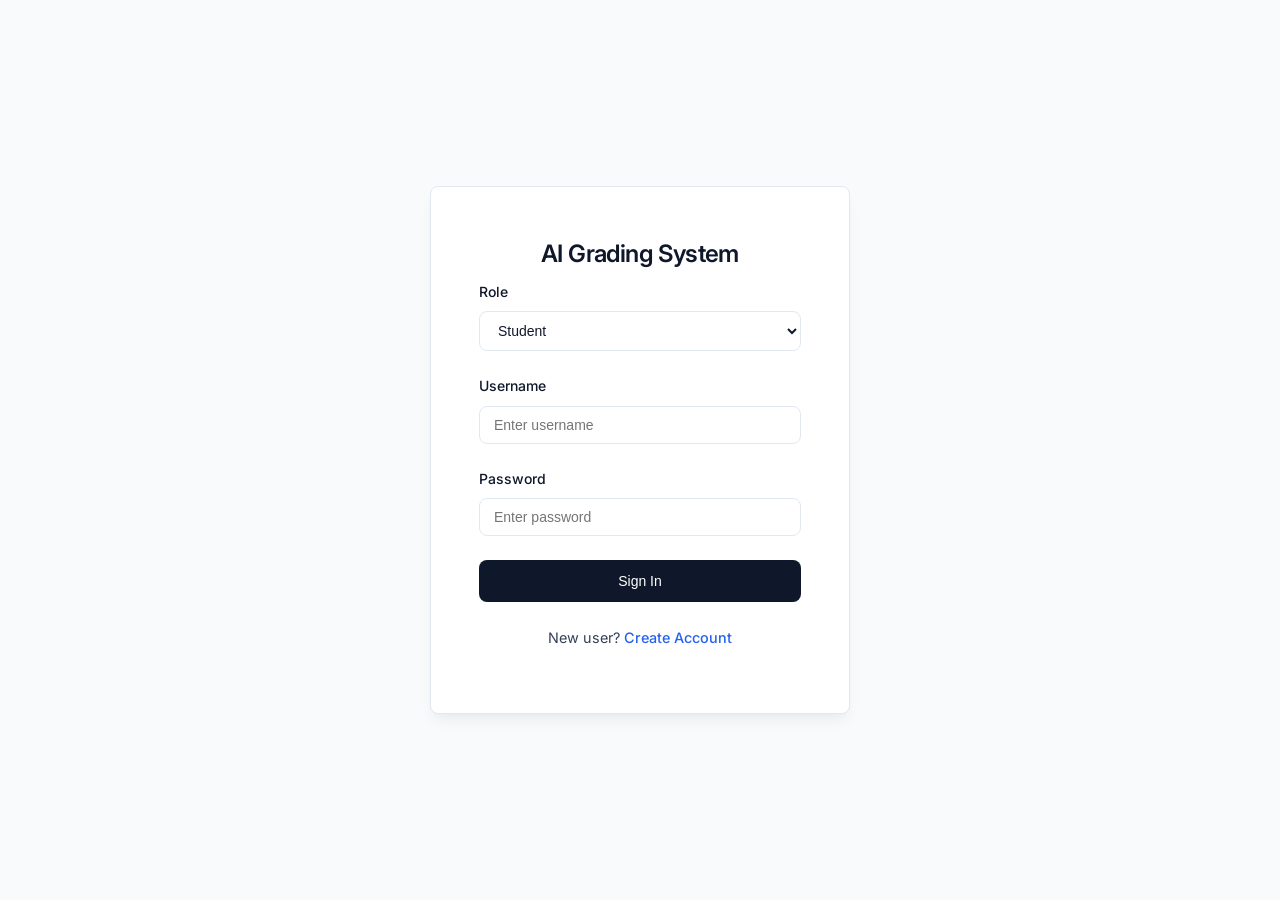
<file: frontend/index.html>
<!DOCTYPE html>
<html lang="en">

<head>
    <meta charset="UTF-8">
    <meta name="viewport" content="width=device-width, initial-scale=1.0">
    <title>AI Grading System</title>
</head>

<body>
    <script src="js/data.js"></script>
    <script>
        // Check if user is logged in
        const user = db.getCurrentUser();
        if (user) {
            if (user.role === 'faculty') {
                window.location.href = 'faculty/faculty-dashboard.html';
            } else {
                window.location.href = 'student/student-dashboard.html';
            }
        } else {
            window.location.href = 'login.html';
        }
    </script>
</body>

</html>
</file>
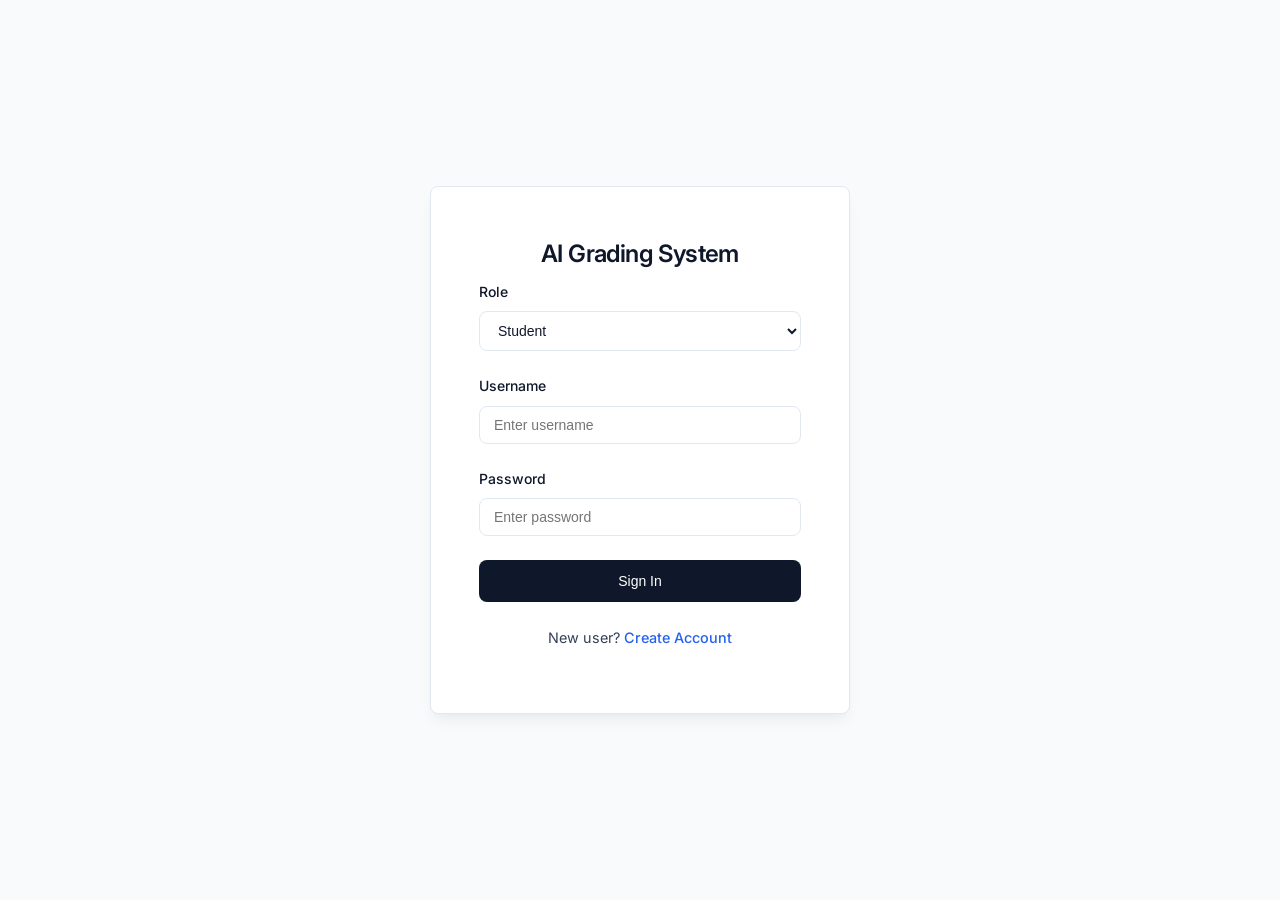
<file: frontend/login.html>
<!DOCTYPE html>
<html lang="en">

<head>
    <meta charset="UTF-8">
    <meta name="viewport" content="width=device-width, initial-scale=1.0">
    <title>Login - AI Grading System</title>
    <link rel="stylesheet" href="css/styles.css">
    <link rel="preconnect" href="https://fonts.googleapis.com">
    <link rel="preconnect" href="https://fonts.gstatic.com" crossorigin>
    <link href="https://fonts.googleapis.com/css2?family=Inter:wght@300;400;500;600;700&display=swap" rel="stylesheet">
</head>

<body>

    <div class="auth-container">
        <div class="auth-card">
            <h2 class="auth-title">AI Grading System</h2>

            <form id="loginForm">
                <div class="form-group">
                    <label class="form-label">Role</label>
                    <select name="role" class="form-control" required>
                        <option value="student">Student</option>
                        <option value="faculty">Faculty</option>
                    </select>
                </div>

                <div class="form-group">
                    <label class="form-label">Username</label>
                    <input type="text" name="username" class="form-control" placeholder="Enter username" required>
                </div>

                <div class="form-group">
                    <label class="form-label">Password</label>
                    <input type="password" name="password" class="form-control" placeholder="Enter password" required>
                </div>

                <div id="errorMsg" style="color: red; margin-bottom: 1rem; display: none; font-size: 0.9rem;"></div>

                <button type="submit" class="btn btn-primary" style="width: 100%">Sign In</button>
            </form>

            <div style="margin-top: 1.5rem; text-align: center; font-size: 0.9rem;">
                <p>New user? <a href="register.html">Create Account</a></p>
            </div>

           
        </div>
    </div>

    <script src="js/data.js"></script>
    <script src="js/auth.js"></script>
</body>

</html>
</file>
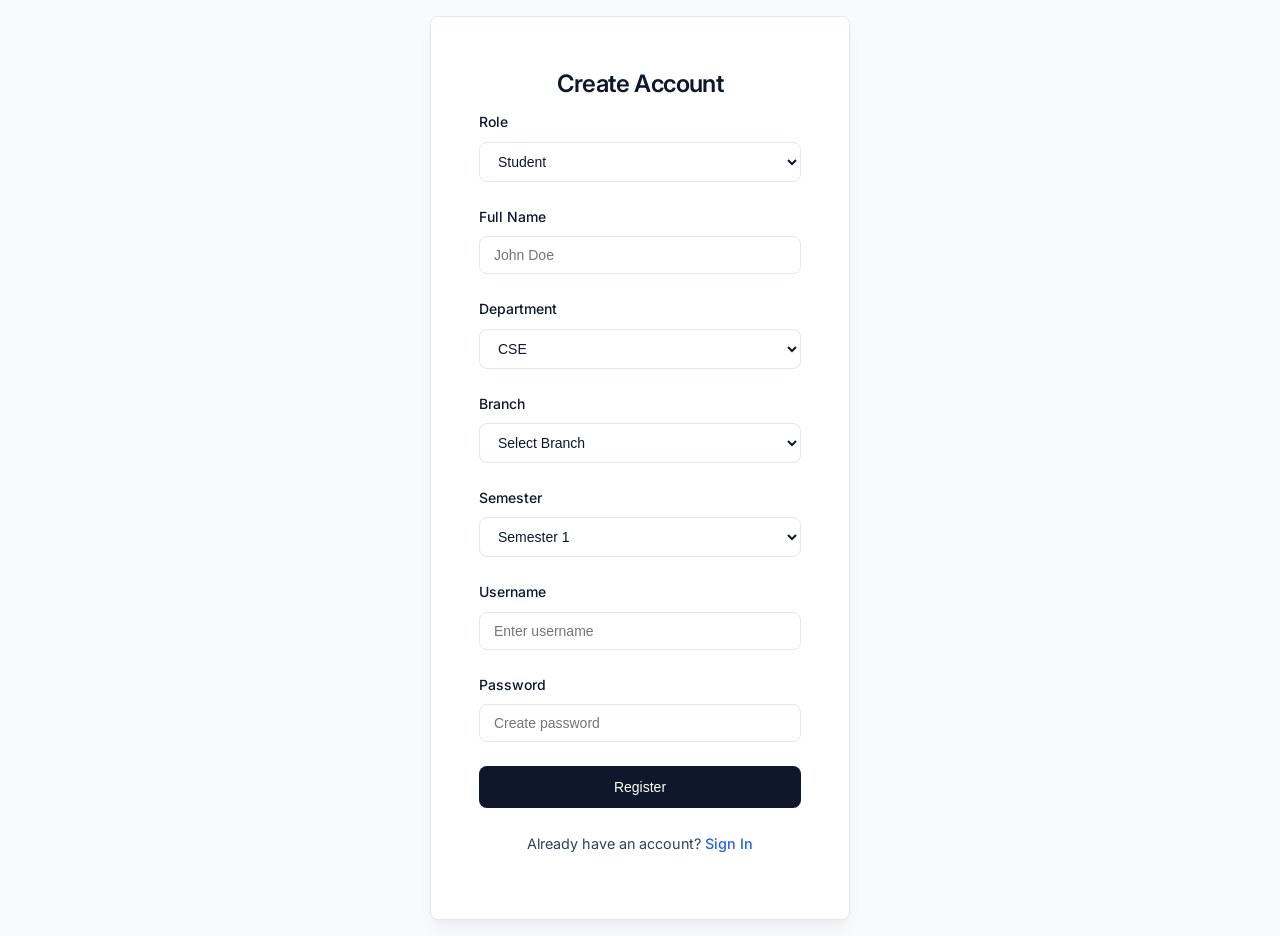
<file: frontend/register.html>
<!DOCTYPE html>
<html lang="en">

<head>
    <meta charset="UTF-8">
    <meta name="viewport" content="width=device-width, initial-scale=1.0">
    <title>Register - AI Grading System</title>
    <link rel="stylesheet" href="css/styles.css">
    <link rel="preconnect" href="https://fonts.googleapis.com">
    <link rel="preconnect" href="https://fonts.gstatic.com" crossorigin>
    <link href="https://fonts.googleapis.com/css2?family=Inter:wght@300;400;500;600;700&display=swap" rel="stylesheet">
</head>

<body>

    <div class="auth-container">
        <div class="auth-card">
            <h2 class="auth-title">Create Account</h2>

            <form id="registerForm">
                <div class="form-group">
                    <label class="form-label">Role</label>
                    <select name="role" class="form-control" required>
                        <option value="student">Student</option>
                        <option value="faculty">Faculty</option>
                    </select>
                </div>

                <div class="form-group">
                    <label class="form-label">Full Name</label>
                    <input type="text" name="name" class="form-control" placeholder="John Doe" required>
                </div>

                <div class="form-group">
                    <label class="form-label">Department</label>
                    <select name="department" class="form-control" required>
                        <option value="CSE">CSE</option>
                        <option value="IT">IT</option>
                        <option value="MECH">MECH</option>
                        <option value="CIVIL">CIVIL</option>
                        <option value="Unassigned">Not Applicable</option>
                    </select>
                </div>

                <div class="form-group">
                    <label class="form-label">Branch</label>
                    <select name="branch" class="form-control" required>
                        <option value="">Select Branch</option>
                        <option value="Computer Science Engineering">Computer Science Engineering</option>
                        <option value="Information Technology">Information Technology</option>
                        <option value="Mechanical Engineering">Mechanical Engineering</option>
                        <option value="Civil Engineering">Civil Engineering</option>
                        <option value="Electrical Engineering">Electrical Engineering</option>
                        <option value="Electronics Engineering">Electronics Engineering</option>
                        <option value="Aerospace Engineering">Aerospace Engineering</option>
                        <option value="Chemical Engineering">Chemical Engineering</option>
                        <option value="Biomedical Engineering">Biomedical Engineering</option>
                        <option value="Not Applicable">Not Applicable</option>
                    </select>
                </div>

                <div class="form-group">
                    <label class="form-label">Semester</label>
                    <select name="semester" class="form-control" required>
                        <option value="1">Semester 1</option>
                        <option value="2">Semester 2</option>
                        <option value="3">Semester 3</option>
                        <option value="4">Semester 4</option>
                        <option value="5">Semester 5</option>
                        <option value="6">Semester 6</option>
                        <option value="7">Semester 7</option>
                        <option value="8">Semester 8</option>
                        <option value="N/A">Not Applicable</option>
                    </select>
                </div>

                <div class="form-group">
                    <label class="form-label">Username</label>
                    <input type="text" name="username" class="form-control" placeholder="Enter username" required>
                </div>

                <div class="form-group">
                    <label class="form-label">Password</label>
                    <input type="password" name="password" class="form-control" placeholder="Create password" required>
                </div>

                <div id="errorMsg" style="color: red; margin-bottom: 1rem; display: none; font-size: 0.9rem;"></div>
                <div id="successMsg" style="color: green; margin-bottom: 1rem; display: none; font-size: 0.9rem;"></div>

                <button type="submit" class="btn btn-primary" style="width: 100%">Register</button>
            </form>

            <div style="margin-top: 1.5rem; text-align: center; font-size: 0.9rem;">
                <p>Already have an account? <a href="login.html">Sign In</a></p>
            </div>
        </div>
    </div>

    <script src="js/data.js"></script>
    <script src="js/auth.js"></script>
</body>

</html>
</file>
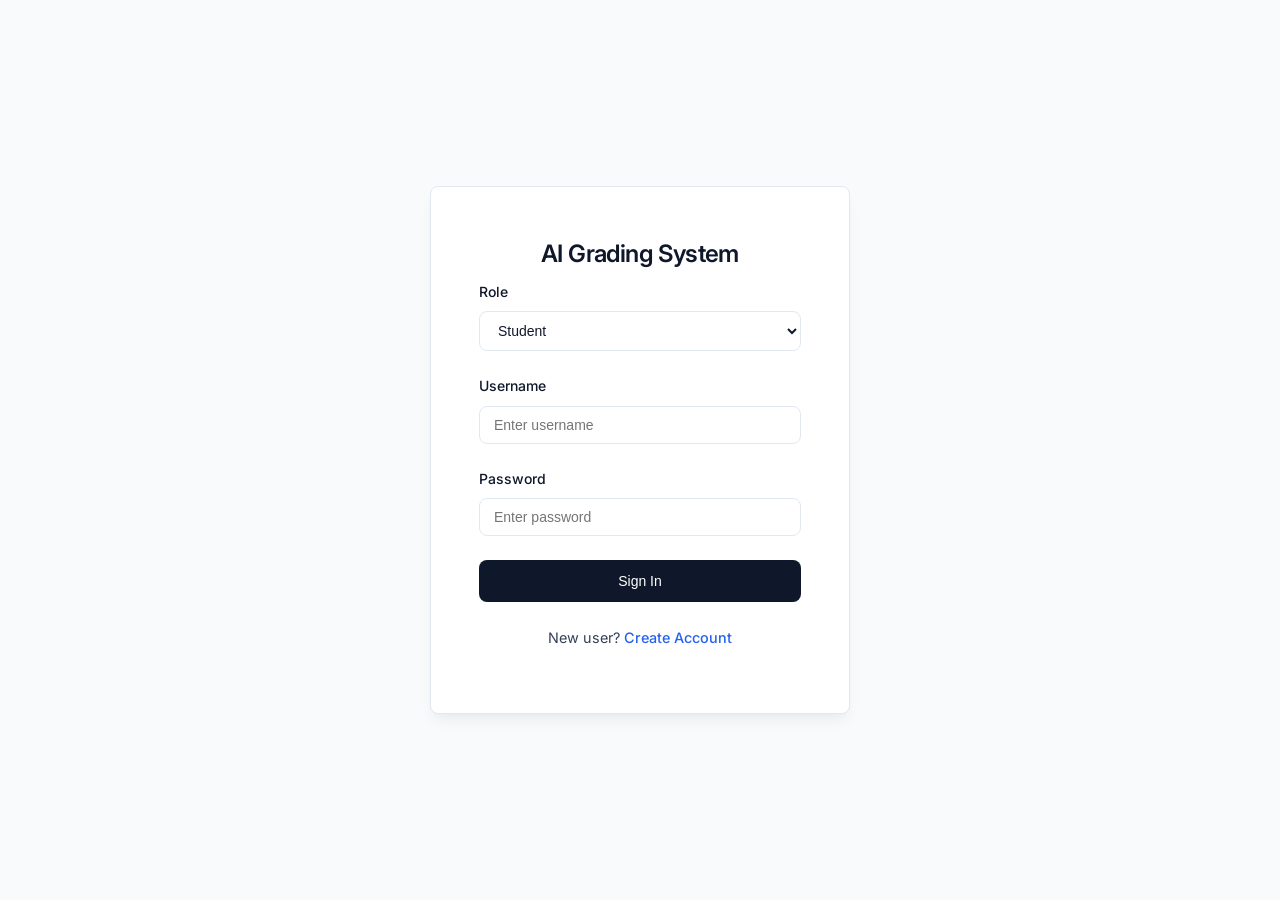
<file: frontend/faculty/check-paper.html>
<!DOCTYPE html>
<html lang="en">

<head>
    <meta charset="UTF-8">
    <meta name="viewport" content="width=device-width, initial-scale=1.0">
    <title>Check Paper - AI Grading System</title>
    <link rel="stylesheet" href="../css/styles.css">
    <link rel="preconnect" href="https://fonts.googleapis.com">
    <link rel="preconnect" href="https://fonts.gstatic.com" crossorigin>
    <link href="https://fonts.googleapis.com/css2?family=Inter:wght@300;400;500;600;700&display=swap" rel="stylesheet">
</head>

<body>

    <nav class="navbar">
        <div class="container">
            <a href="faculty-dashboard.html" class="navbar-brand">AI Grading System</a>
            <div class="navbar-nav">
                <span style="color: #6b7280;">Welcome, <span id="userName"
                        style="font-weight: 600; color: #1f2937;">Faculty</span></span>
            </div>
        </div>
    </nav>

    <div class="container">
        <a href="faculty-dashboard.html" style="margin-bottom: 1rem; display: inline-block;">&larr; Back to
            Dashboard</a>
        <h1 style="margin-bottom: 2rem;">Check Paper</h1>
        <p style="color: #6b7280; margin-bottom: 2rem;">
            Upload a question paper and answer paper to automatically grade it. This feature is for teachers only.
        </p>

        <div class="card">
            <form id="paperCheckForm">
                <div class="form-group">
                    <label class="form-label">Question Paper PDF</label>
                    <input type="file" id="paperQuestionPdf" class="form-control" accept=".pdf" required>
                    <small style="color: #6b7280;">Upload the question paper.</small>
                </div>

                <div class="form-group">
                    <label class="form-label">Answer Paper PDF</label>
                    <input type="file" id="paperAnswerPdf" class="form-control" accept=".pdf" required>
                    <small style="color: #6b7280;">Upload the answer paper to be graded.</small>
                </div>

                <div style="margin-top: 2rem; text-align: right;">
                    <a href="faculty-dashboard.html" class="btn btn-secondary" style="margin-right: 1rem;">Cancel</a>
                    <button type="submit" class="btn btn-primary">Check Paper</button>
                </div>
            </form>
        </div>

        <div style="margin-top: 3rem;">
            <h2>Recent Paper Checks</h2>
            <div id="papersList" class="assignment-list">
                <!-- JavaScript will populate this -->
            </div>
        </div>
    </div>

    <script src="../js/data.js"></script>
    <script src="../js/sidebar.js"></script>
    <script src="../js/faculty.js"></script>
</body>

</html>
</file>
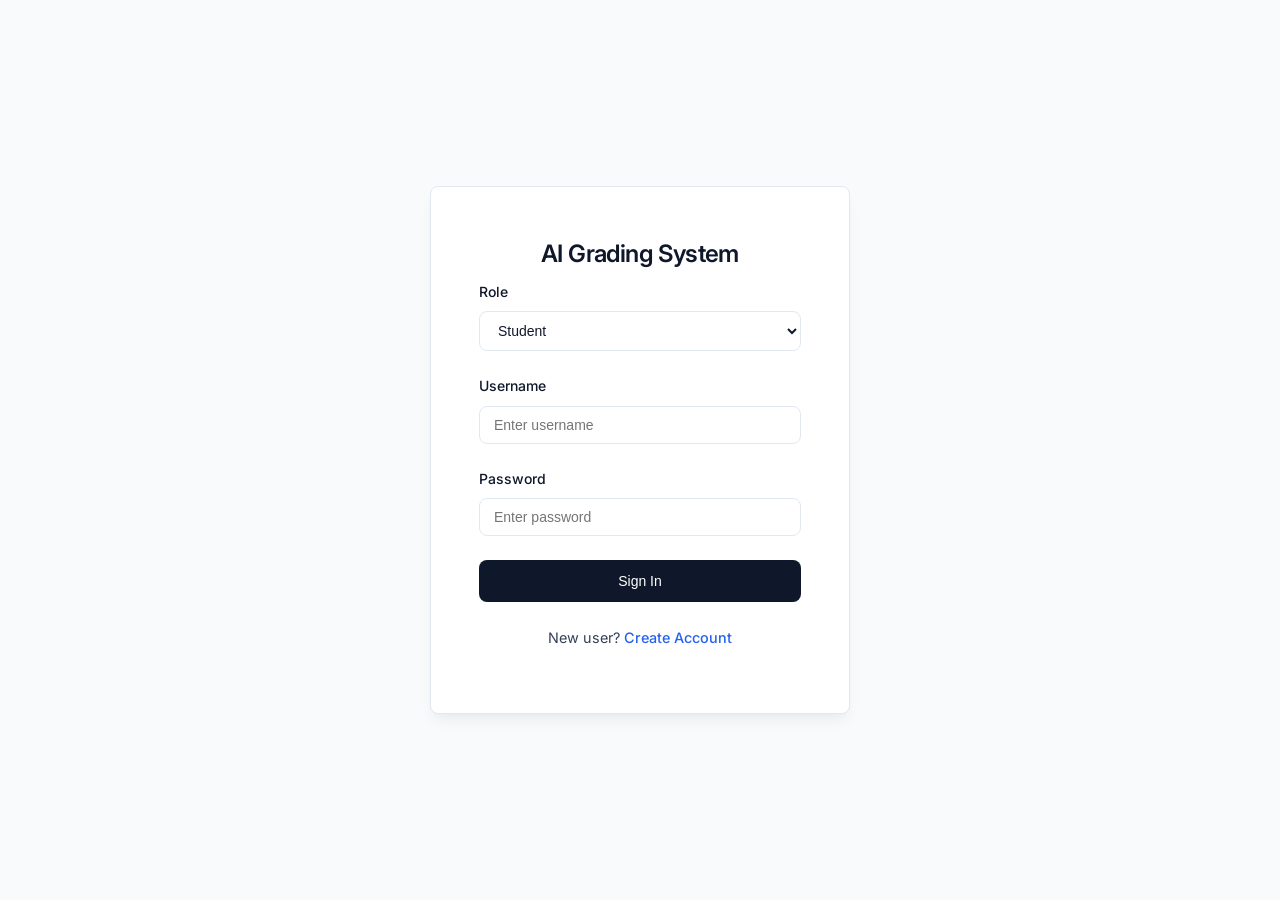
<file: frontend/faculty/create-assignment.html>
<!DOCTYPE html>
<html lang="en">

<head>
    <meta charset="UTF-8">
    <meta name="viewport" content="width=device-width, initial-scale=1.0">
    <title>Create Assignment - AI Grading System</title>
    <link rel="stylesheet" href="../css/styles.css">
    <link rel="preconnect" href="https://fonts.googleapis.com">
    <link rel="preconnect" href="https://fonts.gstatic.com" crossorigin>
    <link href="https://fonts.googleapis.com/css2?family=Inter:wght@300;400;500;600;700&display=swap" rel="stylesheet">
</head>

<body>

    <nav class="navbar">
        <div class="container">
            <a href="faculty-dashboard.html" class="navbar-brand">AI Grading System</a>
            <div class="navbar-nav">
                <span style="color: #6b7280;">Welcome, <span id="userName"
                        style="font-weight: 600; color: #1f2937;">Faculty</span></span>
            </div>
        </div>
    </nav>

    <div class="container">
        <a href="faculty-dashboard.html" style="margin-bottom: 1rem; display: inline-block;">&larr; Back to
            Dashboard</a>
        <h1 style="margin-bottom: 2rem;">Create New Assignment</h1>

        <div class="card">
            <form id="createAssignmentForm">
                <div class="form-group">
                    <label class="form-label">Assignment Title</label>
                    <input type="text" id="asgTitle" class="form-control" required
                        placeholder="e.g., Artificial Intelligence">
                </div>

                <div class="form-group">
                    <label class="form-label">Subject</label>
                    <select id="asgSubject" class="form-control" required>
                        <option value="">Select Subject</option>
                        <option value="Artificial Intelligence">Artificial Intelligence</option>
                        <option value="Machine Learning">Machine Learning</option>
                        <option value="Web Development">Web Development</option>
                        <option value="Database Systems">Database Systems</option>
                    </select>
                </div>

                <div class="form-group">
                    <label class="form-label">Description</label>
                    <textarea id="asgDesc" class="form-control" placeholder="Instructions for students..."></textarea>
                </div>

                <div class="form-group">
                    <label class="form-label">Submission Deadline</label>
                    <input type="date" id="asgDeadline" class="form-control" required>
                </div>

                <div class="form-group">
                    <label class="form-label">Question Paper PDF</label>
                    <input type="file" id="asgPdf" class="form-control" accept=".pdf" required>
                    <small style="color: #6b7280;">Upload the exam question paper.</small>
                </div>

                <div class="form-group">
                    <label class="form-label">Solution/Key PDF</label>
                    <input type="file" id="asgSolPdf" class="form-control" accept=".pdf" required>
                    <small style="color: #6b7280;">Upload the solution key for AI grading.</small>
                </div>

                <hr style="margin: 2rem 0; border: 0; border-top: 1px solid #e5e7eb;">

                <div style="display: flex; justify-content: space-between; align-items: center; margin-bottom: 1rem;">
                    <h3>Questions</h3>
                    <button type="button" class="btn btn-secondary" id="addQuestionBtn">+ Add Question</button>
                </div>

                <div id="questionsContainer">
                    <!-- Dynamic Questions go here -->
                </div>

                <div style="margin-top: 2rem; text-align: right;">
                    <a href="faculty-dashboard.html" class="btn btn-secondary" style="margin-right: 1rem;">Cancel</a>
                    <button type="submit" class="btn btn-primary">Publish Assignment</button>
                </div>
            </form>
        </div>
    </div>

    <script src="../js/data.js"></script>
    <script src="../js/sidebar.js"></script>
    <script src="../js/faculty.js"></script>
</body>

</html>
</file>
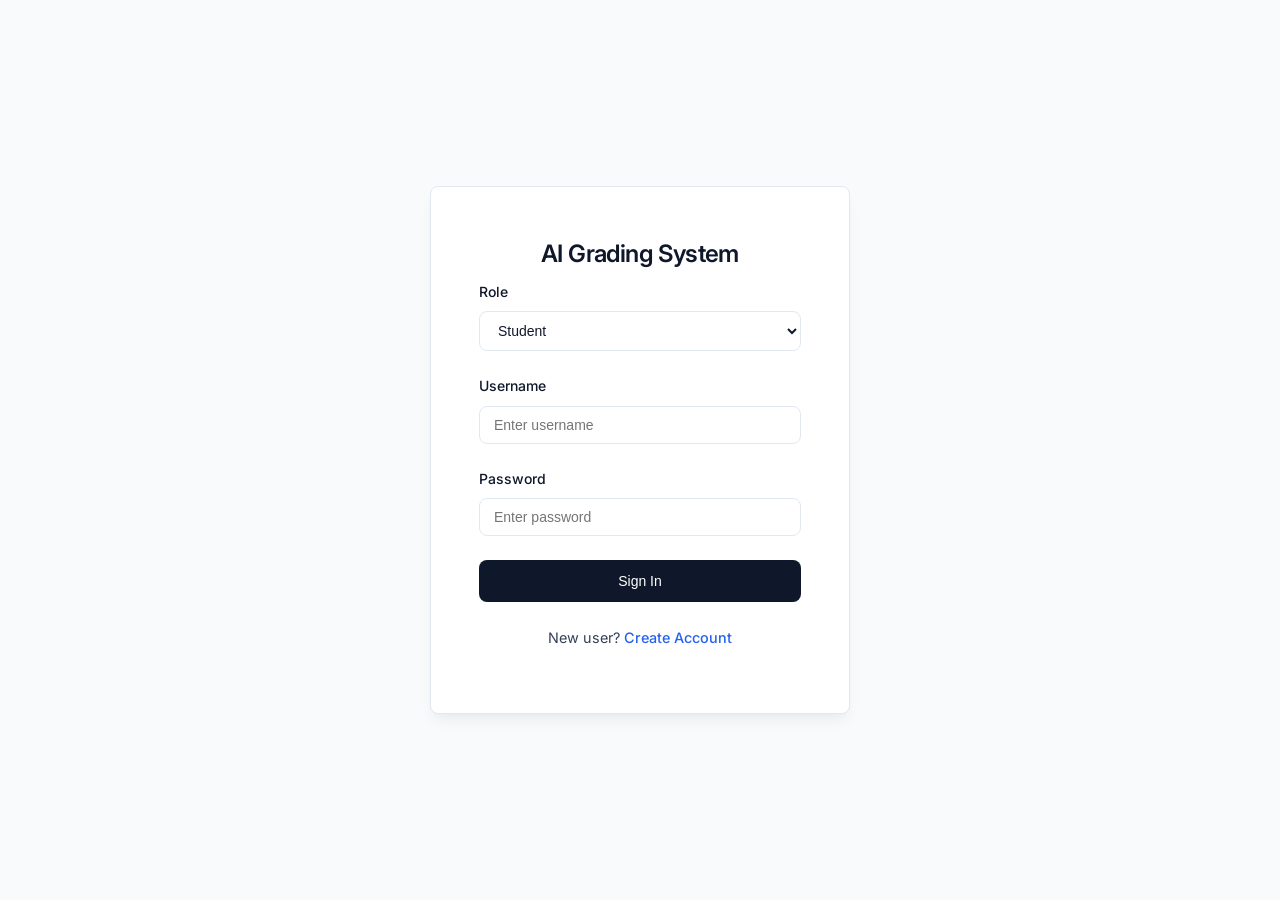
<file: frontend/faculty/faculty-dashboard.html>
<!DOCTYPE html>
<html lang="en">

<head>
    <meta charset="UTF-8">
    <meta name="viewport" content="width=device-width, initial-scale=1.0">
    <title>Faculty Dashboard - AI Grading System</title>
    <link rel="stylesheet" href="../css/styles.css">
    <link rel="preconnect" href="https://fonts.googleapis.com">
    <link rel="preconnect" href="https://fonts.gstatic.com" crossorigin>
    <link href="https://fonts.googleapis.com/css2?family=Inter:wght@300;400;500;600;700&display=swap" rel="stylesheet">
</head>

<body>

    <nav class="navbar">
        <div class="container">
            <a href="#" class="navbar-brand">AI Grading System</a>
            <div class="navbar-nav">
                <span style="color: #6b7280;">Welcome, <span id="userName"
                        style="font-weight: 600; color: #1f2937;">Faculty</span></span>
            </div>
        </div>
    </nav>

    <div class="container" id="dashboardStats">
        <div style="display: flex; justify-content: space-between; align-items: center; margin-bottom: 2rem;">
            <h1>Faculty Dashboard</h1>
            <div style="display: flex; gap: 1rem;">
                <a href="check-paper.html" class="btn btn-secondary">📄 Check Paper</a>
                <a href="create-assignment.html" class="btn btn-primary">+ Create Assignment</a>
            </div>
        </div>

        <!-- Stats Mockup -->
        <div class="dashboard-grid">
            <div class="stat-card">
                <label class="stat-label">Total Assignments</label>
                <div class="stat-value" id="totalAssignments">0</div>
            </div>
            <div class="stat-card">
                <label class="stat-label">Pending Reviews</label>
                <div class="stat-value" style="color: #f59e0b">0</div>
            </div>
        </div>

        <div style="margin-top: 3rem;">
            <h2>Recent Assignments</h2>
            <div id="recentAssignments" class="assignment-list">
                <!-- Javascript will populate this -->
            </div>
        </div>
    </div>

    <!-- Submissions Modal -->
    <div id="submissionsModal" class="modal-overlay">
        <div class="modal-content">
            <div class="modal-header">
                <h3 id="modalTitle" style="margin-bottom: 0;">Submissions</h3>
                <button class="close-modal" id="closeModal">&times;</button>
            </div>
            <div class="modal-body">
                <div id="submissionsContent">
                    <!-- Table goes here -->
                </div>
            </div>
        </div>
    </div>

    <script src="../js/data.js"></script>
    <script src="../js/sidebar.js"></script>
    <script src="../js/faculty.js"></script>
</body>

</html>
</file>
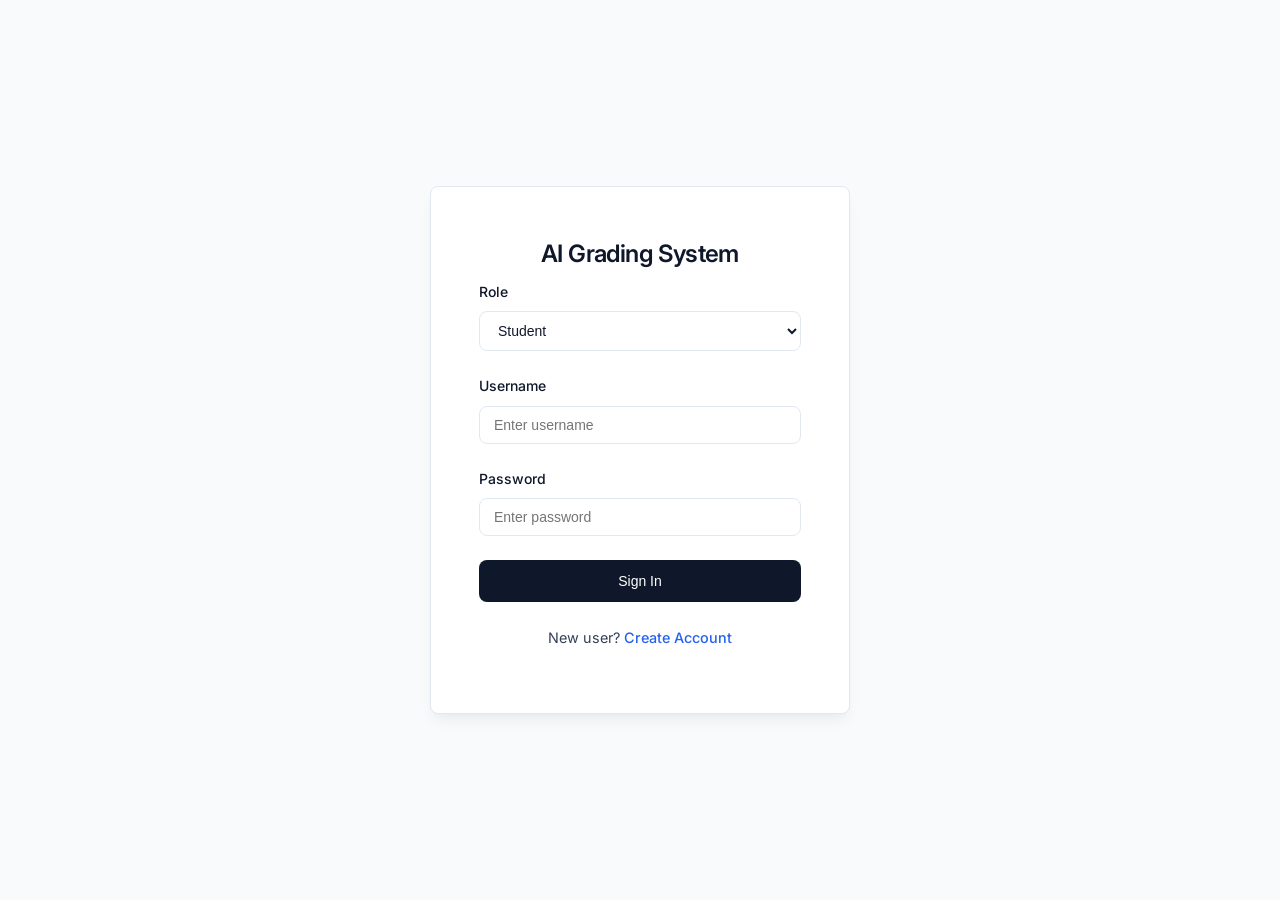
<file: frontend/faculty/paper-result.html>
<!DOCTYPE html>
<html lang="en">

<head>
    <meta charset="UTF-8">
    <meta name="viewport" content="width=device-width, initial-scale=1.0">
    <title>Paper Result - AI Grading System</title>
    <link rel="stylesheet" href="../css/styles.css">
    <link rel="preconnect" href="https://fonts.googleapis.com">
    <link rel="preconnect" href="https://fonts.gstatic.com" crossorigin>
    <link href="https://fonts.googleapis.com/css2?family=Inter:wght@300;400;500;600;700&display=swap" rel="stylesheet">
</head>

<body>

    <nav class="navbar">
        <div class="container">
            <a href="faculty-dashboard.html" class="navbar-brand">AI Grading System</a>
            <div class="navbar-nav">
                <span style="color: #6b7280;">Welcome, <span id="userName"
                        style="font-weight: 600; color: #1f2937;">Faculty</span></span>
            </div>
        </div>
    </nav>

    <div class="container">
        <a href="check-paper.html" style="margin-bottom: 1rem; display: inline-block;">&larr; Back to Paper Check</a>
        <h1 style="margin-bottom: 2rem;">Paper Grading Result</h1>

        <div id="paperResultContainer">
            <div class="card" style="text-align: center; padding: 3rem;">
                <div class="grade-circle" style="width: 150px; height: 150px; border-radius: 50%; margin: 0 auto 2rem; display: flex; align-items: center; justify-content: center; font-size: 3rem; font-weight: bold; color: white; background: linear-gradient(135deg, #3b82f6, #2563eb);">
                    <span id="gradeDisplay">-</span>
                </div>
                <h2 id="scoreDisplay" style="font-size: 2rem; margin-bottom: 1rem;">0/100</h2>
                <p style="color: #6b7280; margin-bottom: 2rem;">Paper ID: <span id="paperId">-</span></p>
            </div>

            <div class="card" style="margin-top: 2rem;">
                <h3 style="margin-bottom: 1rem;">Feedback</h3>
                <p id="feedbackDisplay" style="color: #374151; line-height: 1.6;">Loading feedback...</p>
            </div>

            <div class="card" style="margin-top: 2rem;">
                <h3 style="margin-bottom: 1rem;">Detailed Results</h3>
                <div id="detailedResults">
                    <!-- Detailed results will be populated here -->
                </div>
            </div>
        </div>
    </div>

    <script src="../js/data.js"></script>
    <script src="../js/sidebar.js"></script>
    <script src="../js/faculty.js"></script>
    <script>
        document.addEventListener('DOMContentLoaded', async () => {
            const user = await db.requireAuth('faculty');
            if (!user) return;

            const userNameEl = document.getElementById('userName');
            if (userNameEl) userNameEl.textContent = user.name || user.username;

            const urlParams = new URLSearchParams(window.location.search);
            const paperId = urlParams.get('id');

            if (!paperId) {
                document.getElementById('paperResultContainer').innerHTML = '<p>No paper ID provided.</p>';
                return;
            }

            const paper = await db.getPaperById(paperId);
            if (!paper) {
                document.getElementById('paperResultContainer').innerHTML = '<p>Paper not found.</p>';
                return;
            }

            const result = paper.result || {};
            const scoreDisplayEl = document.getElementById('scoreDisplay');
            const gradeDisplayEl = document.getElementById('gradeDisplay');
            const feedbackDisplayEl = document.getElementById('feedbackDisplay');
            const paperIdEl = document.getElementById('paperId');
            const detailedResultsEl = document.getElementById('detailedResults');

            if (scoreDisplayEl) {
                const maxMarks = result.maxMarks !== undefined ? result.maxMarks : 100;
                scoreDisplayEl.textContent = `${result.totalMarks || 0}/${maxMarks}`;
            }
            if (gradeDisplayEl) gradeDisplayEl.textContent = result.grade || '-';
            if (feedbackDisplayEl) feedbackDisplayEl.textContent = result.feedback || 'No feedback available.';
            if (paperIdEl) paperIdEl.textContent = paper.id;

            // Color code grade
            const circle = document.querySelector('.grade-circle');
            if (circle) {
                const grade = result.grade || 'F';
                if (grade === 'A') circle.style.background = 'linear-gradient(135deg, #10b981, #059669)';
                else if (grade === 'B') circle.style.background = 'linear-gradient(135deg, #3b82f6, #2563eb)';
                else if (grade === 'C') circle.style.background = 'linear-gradient(135deg, #f59e0b, #d97706)';
                else circle.style.background = 'linear-gradient(135deg, #ef4444, #dc2626)';
            }

            // Display detailed results
            if (detailedResultsEl && result.detailedResults) {
                let html = '<table class="table"><thead><tr><th>Question</th><th>Marks Obtained</th><th>Max Marks</th><th>Feedback</th></tr></thead><tbody>';
                result.detailedResults.forEach((q, index) => {
                    html += `
                        <tr>
                            <td>${q.question_id || `Q${index + 1}`}</td>
                            <td>${q.marks_obtained || 0}</td>
                            <td>${q.max_marks || 0}</td>
                            <td>${q.feedback || '-'}</td>
                        </tr>
                    `;
                });
                html += '</tbody></table>';
                detailedResultsEl.innerHTML = html;
            } else {
                detailedResultsEl.innerHTML = '<p>No detailed results available.</p>';
            }
        });
    </script>
</body>

</html>
</file>
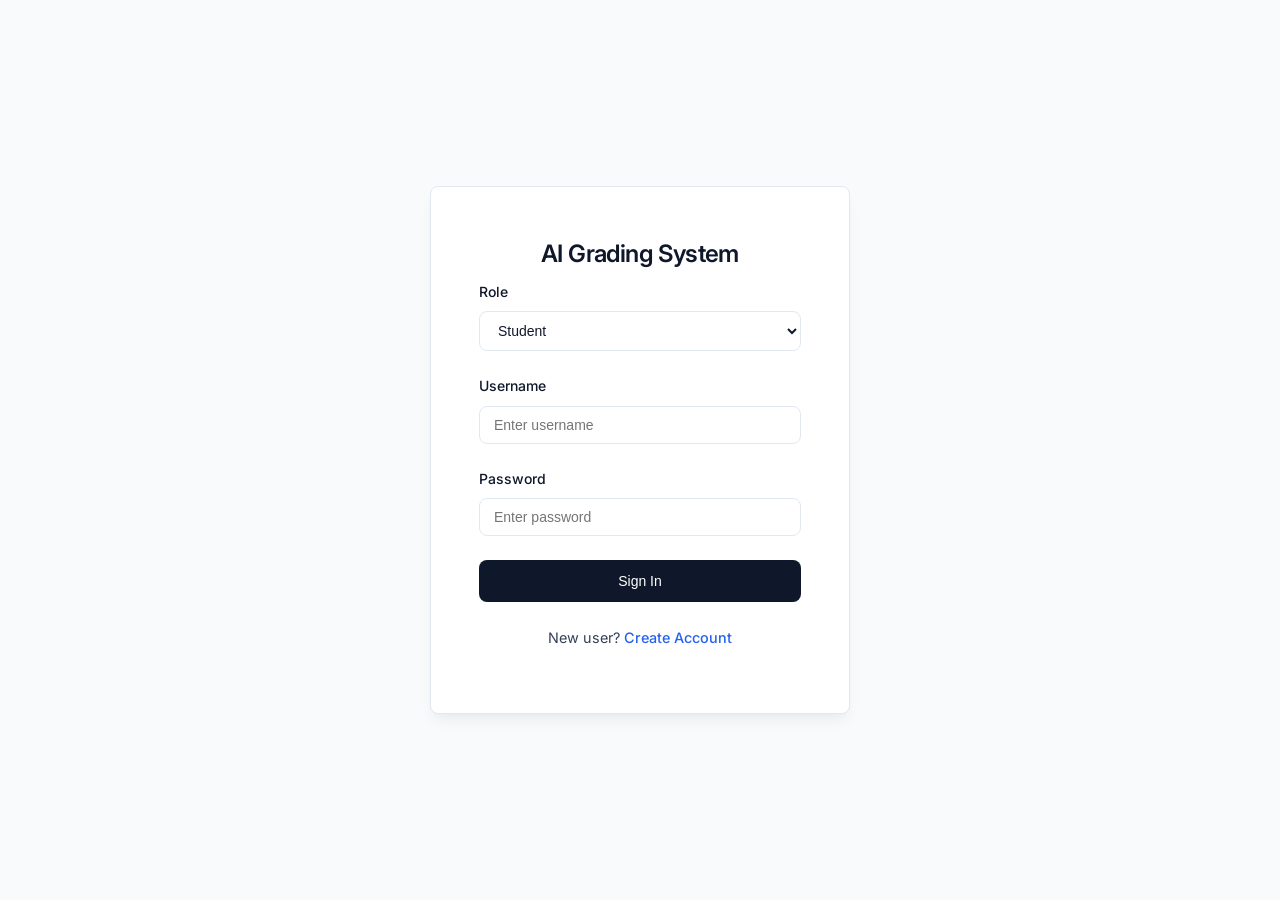
<file: frontend/student/ai-result.html>
<!DOCTYPE html>
<html lang="en">

<head>
    <meta charset="UTF-8">
    <meta name="viewport" content="width=device-width, initial-scale=1.0">
    <title>AI Result - AI Grading System</title>
    <link rel="stylesheet" href="../css/styles.css">
    <link rel="preconnect" href="https://fonts.googleapis.com">
    <link rel="preconnect" href="https://fonts.gstatic.com" crossorigin>
    <link href="https://fonts.googleapis.com/css2?family=Inter:wght@300;400;500;600;700&display=swap" rel="stylesheet">
</head>

<body>

    <nav class="navbar">
        <div class="container">
            <a href="student-dashboard.html" class="navbar-brand">AI Grading System</a>
            <div class="navbar-nav">
                <span style="color: #6b7280;">Welcome, <span id="userName"
                        style="font-weight: 600; color: #1f2937;">Student</span></span>
            </div>
        </div>
    </nav>

    <div class="container" id="aiResultContainer">
        <a href="view-assignments.html" style="margin-bottom: 1rem; display: inline-block;">&larr; Back to
            Assignments</a>

        <div class="card ai-result-card">
            <h1>Evaluation Result</h1>
            <p id="asgTitle" style="margin-bottom: 2rem; font-size: 1.1rem; color: #6b7280;">Assignment Title</p>

            <div class="grade-circle" id="gradeDisplay">A</div>

            <div class="dashboard-grid" style="text-align: left; margin-top: 2rem;">
                <div class="stat-card">
                    <label class="stat-label">Total Score</label>
                    <div class="stat-value" id="scoreDisplay">0/100</div>
                </div>
                <div class="stat-card">
                    <label class="stat-label">Plagiarism Check</label>
                    <div class="stat-value" id="plagiarismDisplay">0%</div>
                </div>
            </div>

            <div
                style="text-align: left; margin-top: 2rem; background: #f9fafb; padding: 1.5rem; border-radius: 0.5rem; border: 1px solid #e5e7eb;">
                <h3 style="margin-bottom: 0.5rem;">AI Feedback</h3>
                <p id="feedbackDisplay" style="color: #374151;">Loading feedback...</p>
            </div>

            <div style="margin-top: 2rem;">
                <a href="student-dashboard.html" class="btn btn-secondary">Return Home</a>
            </div>
        </div>
    </div>

    <script src="../js/data.js"></script>
    <script src="../js/sidebar.js"></script>
    <script src="../js/student.js"></script>
</body>

</html>
</file>
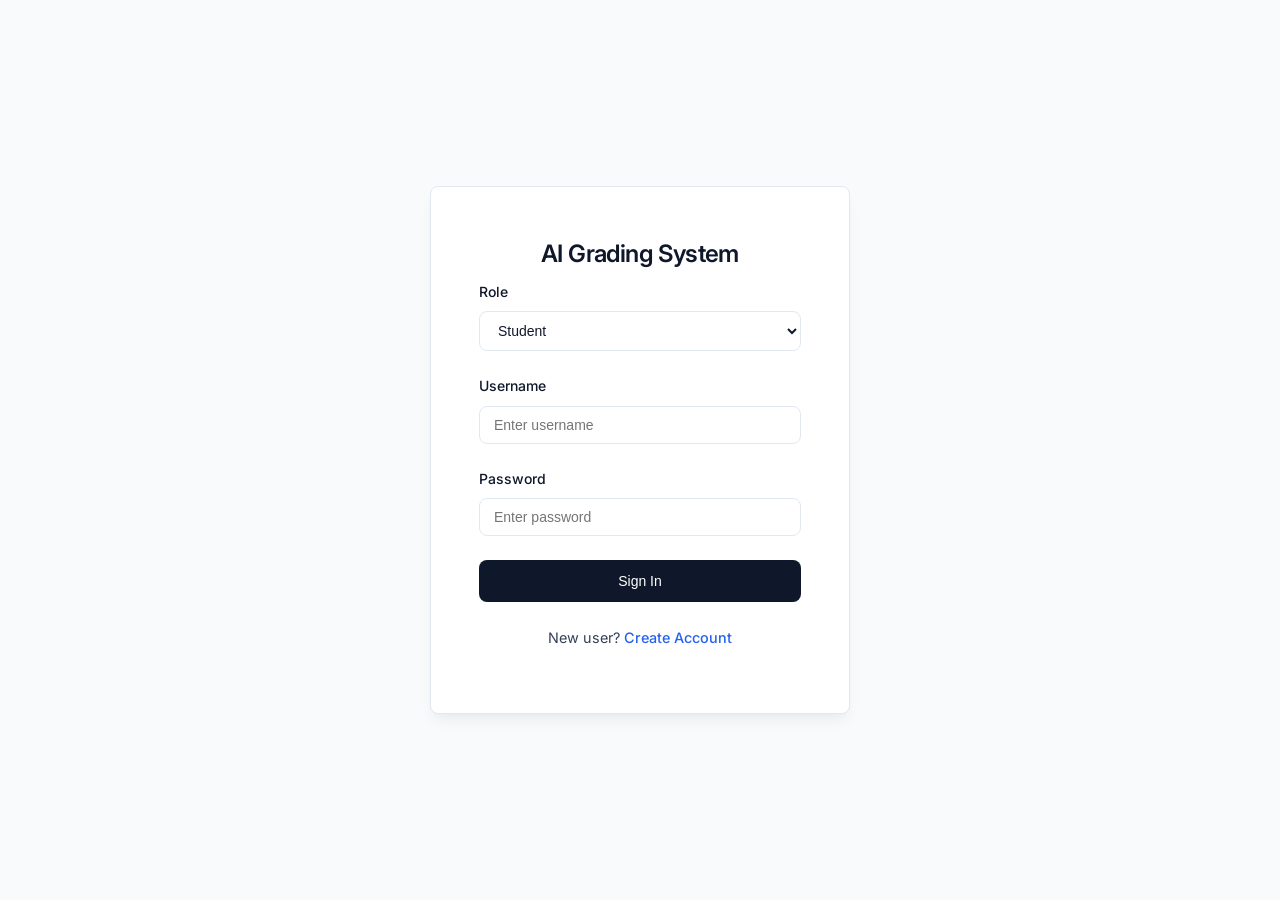
<file: frontend/student/student-dashboard.html>
<!DOCTYPE html>
<html lang="en">

<head>
    <meta charset="UTF-8">
    <meta name="viewport" content="width=device-width, initial-scale=1.0">
    <title>Student Dashboard - AI Grading System</title>
    <link rel="stylesheet" href="../css/styles.css">
    <link rel="preconnect" href="https://fonts.googleapis.com">
    <link rel="preconnect" href="https://fonts.gstatic.com" crossorigin>
    <link href="https://fonts.googleapis.com/css2?family=Inter:wght@300;400;500;600;700&display=swap" rel="stylesheet">
</head>

<body>

    <nav class="navbar">
        <div class="container">
            <a href="#" class="navbar-brand">AI Grading System</a>
            <div class="navbar-nav">
                <span style="color: #6b7280;">Welcome, <span id="userName"
                        style="font-weight: 600; color: #1f2937;">Student</span></span>
            </div>
        </div>
    </nav>

    <div class="container" id="studentDashboard">
        <h1 style="margin-bottom: 2rem;">Student Dashboard</h1>
        <p>Welcome back, <span id="userName" style="font-weight: 600;">Student</span></p>

        <div class="dashboard-grid">
            <div class="stat-card">
                <label class="stat-label">Pending Assignments</label>
                <div class="stat-value" id="pendingCount">0</div>
            </div>
            <div class="stat-card">
                <label class="stat-label">Completed</label>
                <div class="stat-value" id="completedCount">0</div>
            </div>
        </div>

        <div style="margin-top: 3rem;">
            <h2>Up Next</h2>
            <div id="pendingList" class="assignment-list">
                <!-- Populated by JS -->
            </div>
        </div>
    </div>

    <script src="../js/data.js"></script>
    <script src="../js/sidebar.js"></script>
    <script src="../js/student.js"></script>
</body>

</html>
</file>
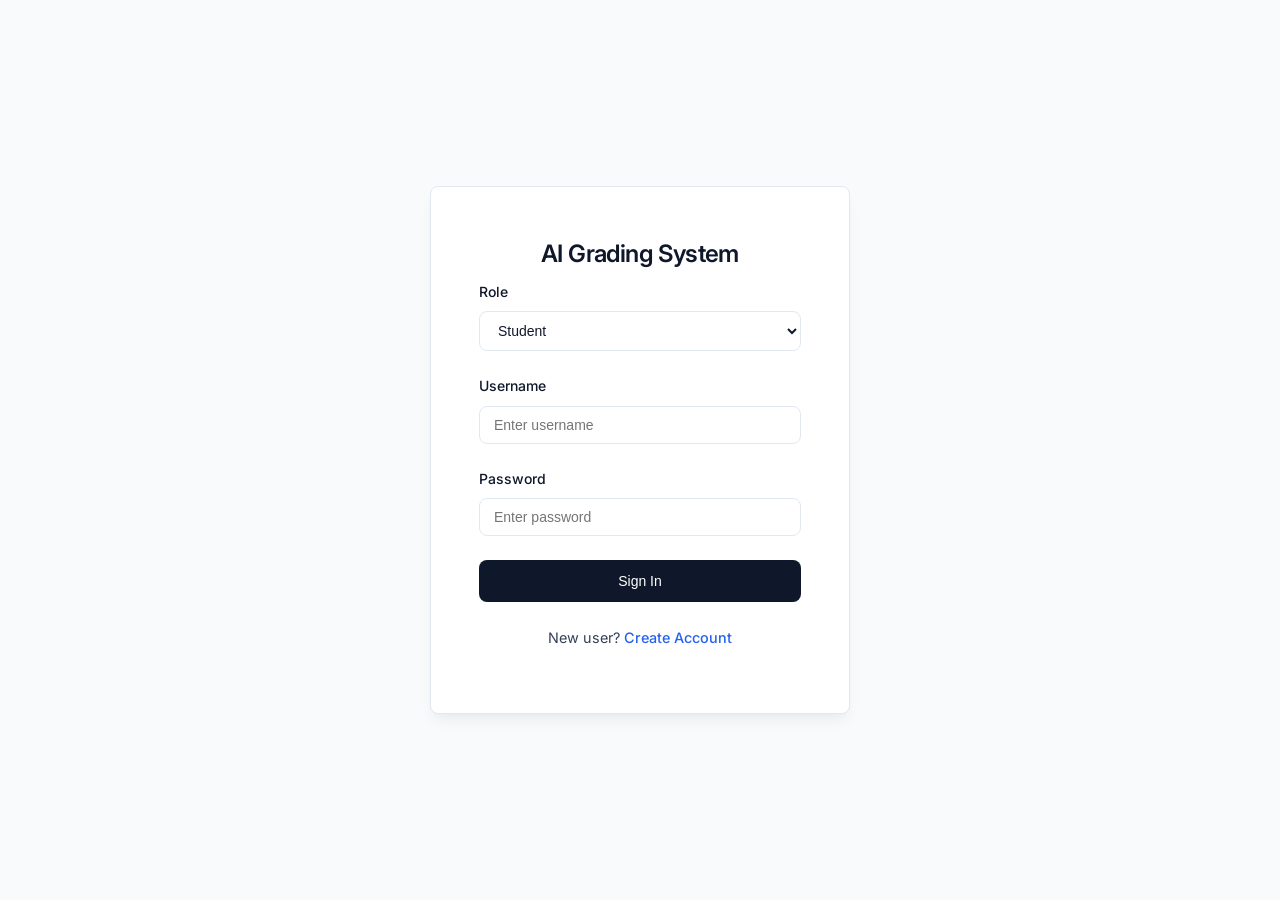
<file: frontend/student/submit-assignment.html>
<!DOCTYPE html>
<html lang="en">

<head>
    <meta charset="UTF-8">
    <meta name="viewport" content="width=device-width, initial-scale=1.0">
    <title>Submit Assignment - AI Grading System</title>
    <link rel="stylesheet" href="../css/styles.css">
    <link rel="preconnect" href="https://fonts.googleapis.com">
    <link rel="preconnect" href="https://fonts.gstatic.com" crossorigin>
    <link href="https://fonts.googleapis.com/css2?family=Inter:wght@300;400;500;600;700&display=swap" rel="stylesheet">
</head>

<body>

    <nav class="navbar">
        <div class="container">
            <a href="student-dashboard.html" class="navbar-brand">AI Grading System</a>
            <div class="navbar-nav">
                <span style="color: #6b7280;">Welcome, <span id="userName"
                        style="font-weight: 600; color: #1f2937;">Student</span></span>
            </div>
        </div>
    </nav>

    <div class="container">
        <a href="view-assignments.html" style="margin-bottom: 1rem; display: inline-block;">&larr; Back to List</a>

        <div class="card">
            <h1 id="asgTitle" style="margin-bottom: 0.5rem;">Assignment Title</h1>
            <p id="asgDesc" style="margin-bottom: 2rem;">Description...</p>
            <div id="pdfContainer" style="margin-bottom: 2rem; display: none;">
                <a href="#" id="pdfLink" class="btn btn-secondary" target="_blank"
                    style="display: inline-flex; align-items: center; gap: 0.5rem;">
                    📄 View Assignment PDF
                </a>
            </div>

            <form id="submissionForm">
                <div id="questionsWrapper">
                    <!-- Dynamic Questions -->
                </div>

                <div class="form-group"
                    style="margin-top: 2rem; background: #f8fafc; padding: 1.5rem; border: 1px solid var(--border-color); border-radius: 0.5rem;">
                    <label class="form-label" style="font-weight: 600;">Upload Answer PDF (Required)</label>
                    <input type="file" id="solutionFile" class="form-control" accept=".pdf" required>
                    <small style="color: var(--text-muted); display: block; margin-top: 0.5rem;">
                        Upload your answer paper as a PDF file. The AI will automatically grade it.
                    </small>
                </div>

                <div style="margin-top: 2rem; border-top: 1px solid #eee; padding-top: 1rem;">
                    <button type="submit" class="btn btn-primary btn-lg">Submit Assignment</button>
                    <p style="margin-top: 0.5rem; font-size: 0.85rem; color: #6b7280;">
                        * Submitting will trigger the AI Auto-Grader immediately.
                        <br>
                        **NOTE : WE ARE USING FREE API FOR AI GRADING, SO IT MAY TAKE A FEW MINUTES TO PROCESS YOUR SUBMISSION.
                    ALSO MIGHT FAIL IF THE SERVER IS OVERLOADED. 
                    </p>
                </div>
            </form>
        </div>
    </div>

    <script src="../js/data.js"></script>
    <script src="../js/sidebar.js"></script>
    <script src="../js/student.js"></script>
</body>

</html>
</file>
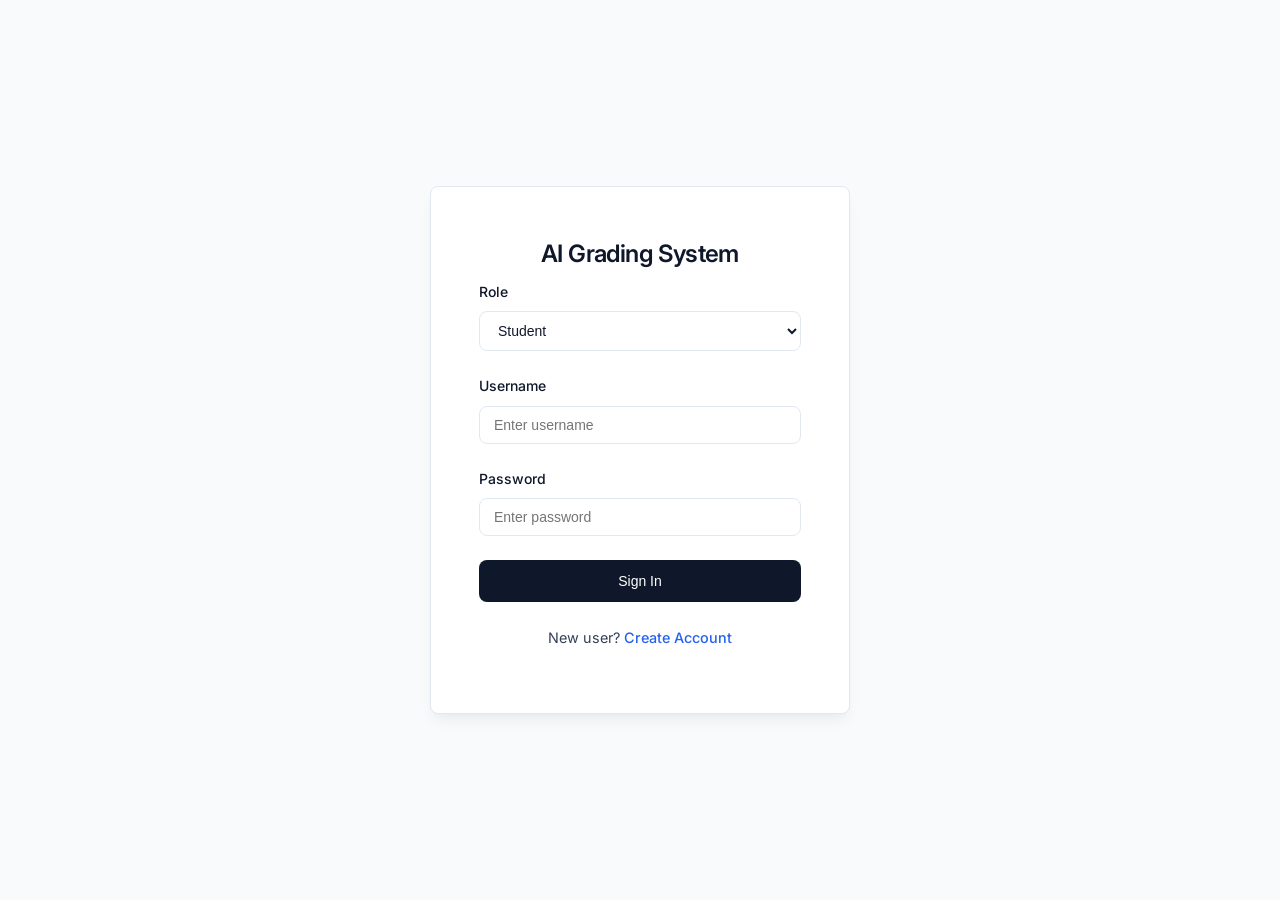
<file: frontend/student/view-assignments.html>
<!DOCTYPE html>
<html lang="en">

<head>
    <meta charset="UTF-8">
    <meta name="viewport" content="width=device-width, initial-scale=1.0">
    <title> Assignments - AI Grading System</title>
    <link rel="stylesheet" href="../css/styles.css">
    <link rel="preconnect" href="https://fonts.googleapis.com">
    <link rel="preconnect" href="https://fonts.gstatic.com" crossorigin>
    <link href="https://fonts.googleapis.com/css2?family=Inter:wght@300;400;500;600;700&display=swap" rel="stylesheet">
</head>

<body>

    <nav class="navbar">
        <div class="container">
            <a href="student-dashboard.html" class="navbar-brand">AI Grading System</a>
            <div class="navbar-nav">
                <span style="color: #6b7280;">Welcome, <span id="userName"
                        style="font-weight: 600; color: #1f2937;">Student</span></span>
            </div>
        </div>
    </nav>

    <div class="container">
        <h1>All Assignments</h1>
        <div id="viewAssignmentsList" class="assignment-list">
            <!-- Populated by JS -->
        </div>
    </div>

    <script src="../js/data.js"></script>
    <script src="../js/sidebar.js"></script>
    <script src="../js/student.js"></script>
</body>

</html>
</file>
<file: frontend/css/styles.css>
:root {
    /* Professional Corporate Palette */
    --primary-color: #0f172a;
    /* Slate 900 */
    --primary-hover: #1e293b;
    /* Slate 800 */
    --accent-color: #2563eb;
    /* Blue 600 */
    --bg-color: #f8fafc;
    /* Slate 50 */
    --card-bg: #ffffff;
    --text-color: #334155;
    /* Slate 700 */
    --text-heading: #0f172a;
    /* Slate 900 */
    --text-muted: #64748b;
    /* Slate 500 */
    --border-color: #e2e8f0;
    /* Slate 200 */

    /* Subtle Shadows */
    --shadow-sm: 0 1px 2px 0 rgba(0, 0, 0, 0.05);
    --shadow-md: 0 4px 6px -1px rgba(0, 0, 0, 0.05), 0 2px 4px -1px rgba(0, 0, 0, 0.03);
    --shadow-lg: 0 10px 15px -3px rgba(0, 0, 0, 0.05), 0 4px 6px -2px rgba(0, 0, 0, 0.02);

    --font-family: 'Inter', system-ui, -apple-system, sans-serif;
    --radius: 0.5rem;
}

* {
    box-sizing: border-box;
    margin: 0;
    padding: 0;
}

body {
    font-family: var(--font-family);
    background-color: var(--bg-color);
    color: var(--text-color);
    line-height: 1.6;
    min-height: 100vh;
    display: flex;
    flex-direction: column;
    -webkit-font-smoothing: antialiased;
}

/* Typography */
h1,
h2,
h3,
h4,
h5,
h6 {
    font-weight: 600;
    color: var(--text-heading);
    margin-bottom: 0.75rem;
    letter-spacing: -0.025em;
}

h1 {
    font-size: 2rem;
}

h2 {
    font-size: 1.5rem;
}

h3 {
    font-size: 1.25rem;
}

p {
    margin-bottom: 1rem;
    color: var(--text-color);
}

a {
    color: var(--accent-color);
    text-decoration: none;
    font-weight: 500;
    transition: color 0.2s;
}

a:hover {
    color: #1d4ed8;
}

/* Utilities */
.container {
    max-width: 1100px;
    margin: 0 auto;
    padding: 2rem;
    width: 100%;
}

.card {
    background: var(--card-bg);
    border: 1px solid var(--border-color);
    border-radius: var(--radius);
    box-shadow: var(--shadow-sm);
    padding: 2rem;
    margin-bottom: 1.5rem;
    transition: box-shadow 0.2s, transform 0.2s;
}

.card:hover {
    box-shadow: var(--shadow-md);
}

/* Buttons */
.btn {
    display: inline-flex;
    align-items: center;
    justify-content: center;
    padding: 0.625rem 1.25rem;
    border-radius: var(--radius);
    font-weight: 500;
    cursor: pointer;
    border: 1px solid transparent;
    transition: all 0.2s ease;
    font-size: 0.875rem;
    line-height: 1.25rem;
}

.btn-primary {
    background-color: var(--primary-color);
    color: white;
}

.btn-primary:hover {
    background-color: var(--primary-hover);
    transform: translateY(-1px);
}

.btn-secondary {
    background-color: white;
    border-color: var(--border-color);
    color: var(--text-heading);
}

.btn-secondary:hover {
    background-color: #f1f5f9;
    border-color: #cbd5e1;
}

.btn-danger {
    background-color: #fee2e2;
    color: #991b1b;
    border-color: #fca5a5;
}

.btn-danger:hover {
    background-color: #fecaca;
}

.btn-lg {
    padding: 0.75rem 1.5rem;
    font-size: 1rem;
}

/* Forms */
.form-group {
    margin-bottom: 1.5rem;
}

.form-label {
    display: block;
    margin-bottom: 0.5rem;
    font-weight: 500;
    font-size: 0.875rem;
    color: var(--text-heading);
}

.form-control {
    width: 100%;
    padding: 0.625rem 0.875rem;
    border: 1px solid var(--border-color);
    border-radius: var(--radius);
    font-size: 0.875rem;
    color: var(--text-heading);
    background-color: white;
    transition: border-color 0.2s, box-shadow 0.2s;
}

.form-control:focus {
    outline: none;
    border-color: var(--accent-color);
    box-shadow: 0 0 0 3px rgba(37, 99, 235, 0.1);
}

textarea.form-control {
    min-height: 120px;
    resize: vertical;
}

/* Navbar */
.navbar {
    background: white;
    border-bottom: 1px solid var(--border-color);
    padding: 1rem 0;
    margin-bottom: 2rem;
    position: sticky;
    top: 0;
    z-index: 10;
}

.navbar .container {
    display: flex;
    justify-content: space-between;
    align-items: center;
    padding-top: 0;
    padding-bottom: 0;
}

.navbar-brand {
    font-size: 1.25rem;
    font-weight: 700;
    color: var(--primary-color);
    text-transform: uppercase;
    letter-spacing: 0.05em;
}

.navbar-nav {
    display: flex;
    gap: 2rem;
    align-items: center;
}

.nav-link {
    color: var(--text-muted);
    font-size: 0.875rem;
    font-weight: 500;
}

.nav-link:hover {
    color: var(--text-heading);
}

/* Authentication Page */
.auth-container {
    min-height: 100vh;
    display: flex;
    align-items: center;
    justify-content: center;
    background-color: var(--bg-color);
    padding: 1rem;
}

.auth-card {
    background: white;
    border-radius: var(--radius);
    padding: 3rem;
    width: 100%;
    max-width: 420px;
    border: 1px solid var(--border-color);
    box-shadow: var(--shadow-lg);
}

.auth-title {
    text-align: center;
    margin-bottom: 0.5rem;
    font-size: 1.5rem;
}

.auth-subtitle {
    text-align: center;
    color: var(--text-muted);
    margin-bottom: 2rem;
    font-size: 0.875rem;
}

/* Dashboard Styling */
.dashboard-grid {
    display: grid;
    grid-template-columns: repeat(auto-fit, minmax(260px, 1fr));
    gap: 1.5rem;
}

.stat-card {
    background: white;
    padding: 1.5rem;
    border-radius: var(--radius);
    border: 1px solid var(--border-color);
    box-shadow: var(--shadow-sm);
    display: flex;
    flex-direction: column;
}

.stat-value {
    font-size: 2.25rem;
    font-weight: 700;
    color: var(--primary-color);
    margin-top: 0.5rem;
    line-height: 1;
}

.stat-label {
    color: var(--text-muted);
    font-weight: 600;
    font-size: 0.75rem;
    text-transform: uppercase;
    letter-spacing: 0.05em;
}

/* Assignment List */
.assignment-list {
    margin-top: 1.5rem;
}

.assignment-item {
    background: white;
    border: 1px solid var(--border-color);
    border-radius: var(--radius);
    padding: 1.25rem;
    margin-bottom: 0.75rem;
    display: flex;
    justify-content: space-between;
    align-items: center;
    gap: 1rem;
    transition: border-color 0.2s;
}

.assignment-item:hover {
    border-color: var(--accent-color);
}

.assignment-info h3 {
    margin-bottom: 0.25rem;
    font-size: 1.125rem;
}

.assignment-meta {
    color: var(--text-muted);
    font-size: 0.875rem;
    display: flex;
    gap: 0.75rem;
    align-items: center;
}

/* Badges */
.badge {
    padding: 0.125rem 0.625rem;
    border-radius: 9999px;
    font-size: 0.75rem;
    font-weight: 600;
    border: 1px solid transparent;
}

.badge-blue {
    background-color: #eff6ff;
    color: #1d4ed8;
    border-color: #dbeafe;
}

.badge-green {
    background-color: #f0fdf4;
    color: #15803d;
    border-color: #dcfce7;
}

.badge-yellow {
    background-color: #fefce8;
    color: #a16207;
    border-color: #fef9c3;
}

/* Questions Container */
.question-container {
    background: #f8fafc;
    border: 1px solid var(--border-color);
    border-radius: var(--radius);
    padding: 1.5rem;
    margin-bottom: 1.5rem;
    position: relative;
}

.remove-question-btn {
    position: absolute;
    top: 1rem;
    right: 1rem;
    color: #ef4444;
    cursor: pointer;
    font-size: 0.75rem;
    font-weight: 600;
    text-transform: uppercase;
}

.remove-question-btn:hover {
    text-decoration: underline;
}

/* AI Result */
.ai-result-card {
    text-align: center;
    padding: 4rem 2rem;
    max-width: 800px;
    margin: 0 auto;
}

.grade-circle {
    width: 140px;
    height: 140px;
    border-radius: 50%;
    background: white;
    border: 6px solid var(--accent-color);
    color: var(--text-heading);
    display: flex;
    align-items: center;
    justify-content: center;
    font-size: 3.5rem;
    font-weight: 800;
    margin: 0 auto 2rem;
}

.grade-circle.grade-A {
    border-color: #22c55e;
    color: #15803d;
}

.grade-circle.grade-B {
    border-color: #3b82f6;
    color: #1d4ed8;
}

.grade-circle.grade-C {
    border-color: #eab308;
    color: #a16207;
}

.grade-circle.grade-D {
    border-color: #f97316;
    color: #c2410c;
}

.grade-circle.grade-F {
    border-color: #ef4444;
    color: #b91c1c;
}

/* Responsive */
@media (max-width: 768px) {
    .container {
        padding: 1rem;
    }

    .navbar-nav {
        gap: 1rem;
    }

    .assignment-item {
        flex-direction: column;
        align-items: flex-start;
    }

    .assignment-item>div:last-child {
        width: 100%;
        margin-top: 1rem;
        text-align: right;
    }
}

/* --- SIDEBAR STYLES --- */
body.with-sidebar {
    padding-left: 260px;
    /* Width + spacing */
    transition: padding-left 0.3s ease;
}

.hamburger-btn {
    display: none;
    position: fixed;
    top: 1rem;
    left: 1rem;
    z-index: 1100;
    background: white;
    border: 1px solid var(--border-color);
    padding: 0.5rem;
    border-radius: 0.375rem;
    cursor: pointer;
    box-shadow: var(--shadow-sm);
    font-size: 1.25rem;
}

@media (max-width: 768px) {
    body.with-sidebar {
        padding-left: 0;
    }

    /* Fix overlap with hamburger */
    .navbar .container {
        padding-left: 3.5rem;
    }

    .hamburger-btn {
        display: block;
    }

    .sidebar {
        transform: translateX(-100%);
    }

    .sidebar.open {
        transform: translateX(0);
        box-shadow: 0 0 15px rgba(0, 0, 0, 0.2);
    }
}

.sidebar {
    position: fixed;
    top: 0;
    left: 0;
    width: 250px;
    height: 100vh;
    background: #ffffff;
    border-right: 1px solid var(--border-color);
    display: flex;
    flex-direction: column;
    z-index: 1000;
    box-shadow: var(--shadow-md);
    transition: transform 0.3s ease;
}

.sidebar-header {
    padding: 1.5rem;
    border-bottom: 1px solid var(--border-color);
    background: #f8fafc;
}

.user-profile {
    display: flex;
    align-items: center;
    gap: 1rem;
}

.user-avatar {
    width: 40px;
    height: 40px;
    border-radius: 50%;
    background: var(--primary-color);
    color: white;
    display: flex;
    align-items: center;
    justify-content: center;
    font-weight: 700;
    font-size: 1.2rem;
}

.user-info {
    font-size: 0.875rem;
}

.user-name {
    font-weight: 600;
    color: var(--text-heading);
}

.user-role {
    color: var(--text-muted);
    font-size: 0.75rem;
}

.sidebar-menu {
    flex: 1;
    overflow-y: auto;
    padding: 1rem 0;
}

.sidebar-footer {
    padding: 1rem;
    border-top: 1px solid var(--border-color);
}

.btn-logout {
    width: 100%;
    padding: 0.75rem;
    background: #fee2e2;
    color: #991b1b;
    border: none;
    border-radius: var(--radius);
    font-weight: 600;
    cursor: pointer;
    transition: background 0.2s;
}

.btn-logout:hover {
    background: #fecaca;
}

/* Tree Styles */
.tree-root,
.tree-root ul {
    list-style: none;
    padding-left: 1rem;
}

.tree-root {
    padding-left: 0.5rem;
}

.tree-item {
    margin-bottom: 0.25rem;
}

.tree-label {
    padding: 0.5rem 0.75rem;
    border-radius: 0.375rem;
    display: flex;
    align-items: center;
    gap: 0.5rem;
    color: var(--text-color);
    font-size: 0.9rem;
    user-select: none;
}

.tree-label:hover {
    background: #f1f5f9;
}

.tree-label.active {
    background: #eff6ff;
    color: var(--accent-color);
    font-weight: 500;
}

.status-done {
    color: #15803d;
}

.status-pending {
    color: #ca8a04;
}

/* Modal */
.modal-overlay {
    position: fixed;
    top: 0;
    left: 0;
    width: 100%;
    height: 100%;
    background: rgba(15, 23, 42, 0.6);
    display: none;
    align-items: center;
    justify-content: center;
    z-index: 100;
    backdrop-filter: blur(2px);
}

.modal-content {
    background: white;
    border-radius: var(--radius);
    width: 90%;
    max-width: 800px;
    max-height: 85vh;
    overflow-y: auto;
    box-shadow: var(--shadow-lg);
    animation: modalSlideIn 0.3s ease-out;
}

.modal-header {
    padding: 1.5rem;
    border-bottom: 1px solid var(--border-color);
    display: flex;
    justify-content: space-between;
    align-items: center;
    position: sticky;
    top: 0;
    background: white;
    z-index: 5;
}

.modal-body {
    padding: 1.5rem;
}

.close-modal {
    background: none;
    border: none;
    font-size: 1.5rem;
    cursor: pointer;
    color: var(--text-muted);
}

.close-modal:hover {
    color: var(--text-heading);
}

@keyframes modalSlideIn {
    from {
        opacity: 0;
        transform: translateY(20px);
    }

    to {
        opacity: 1;
        transform: translateY(0);
    }
}

/* Submissions Table */
.table {
    width: 100%;
    border-collapse: collapse;
}

.table th,
.table td {
    padding: 1rem;
    text-align: left;
    border-bottom: 1px solid var(--border-color);
}

.table th {
    font-weight: 600;
    color: var(--text-muted);
    font-size: 0.875rem;
    text-transform: uppercase;
    letter-spacing: 0.05em;
    background: #f8fafc;
}

.table tr:last-child td {
    border-bottom: none;
}

/* Mobile Overrides (Placed here for specificity) */
@media (max-width: 768px) {
    .sidebar-header {
        padding-top: 4rem !important;
    }
}
</file>
